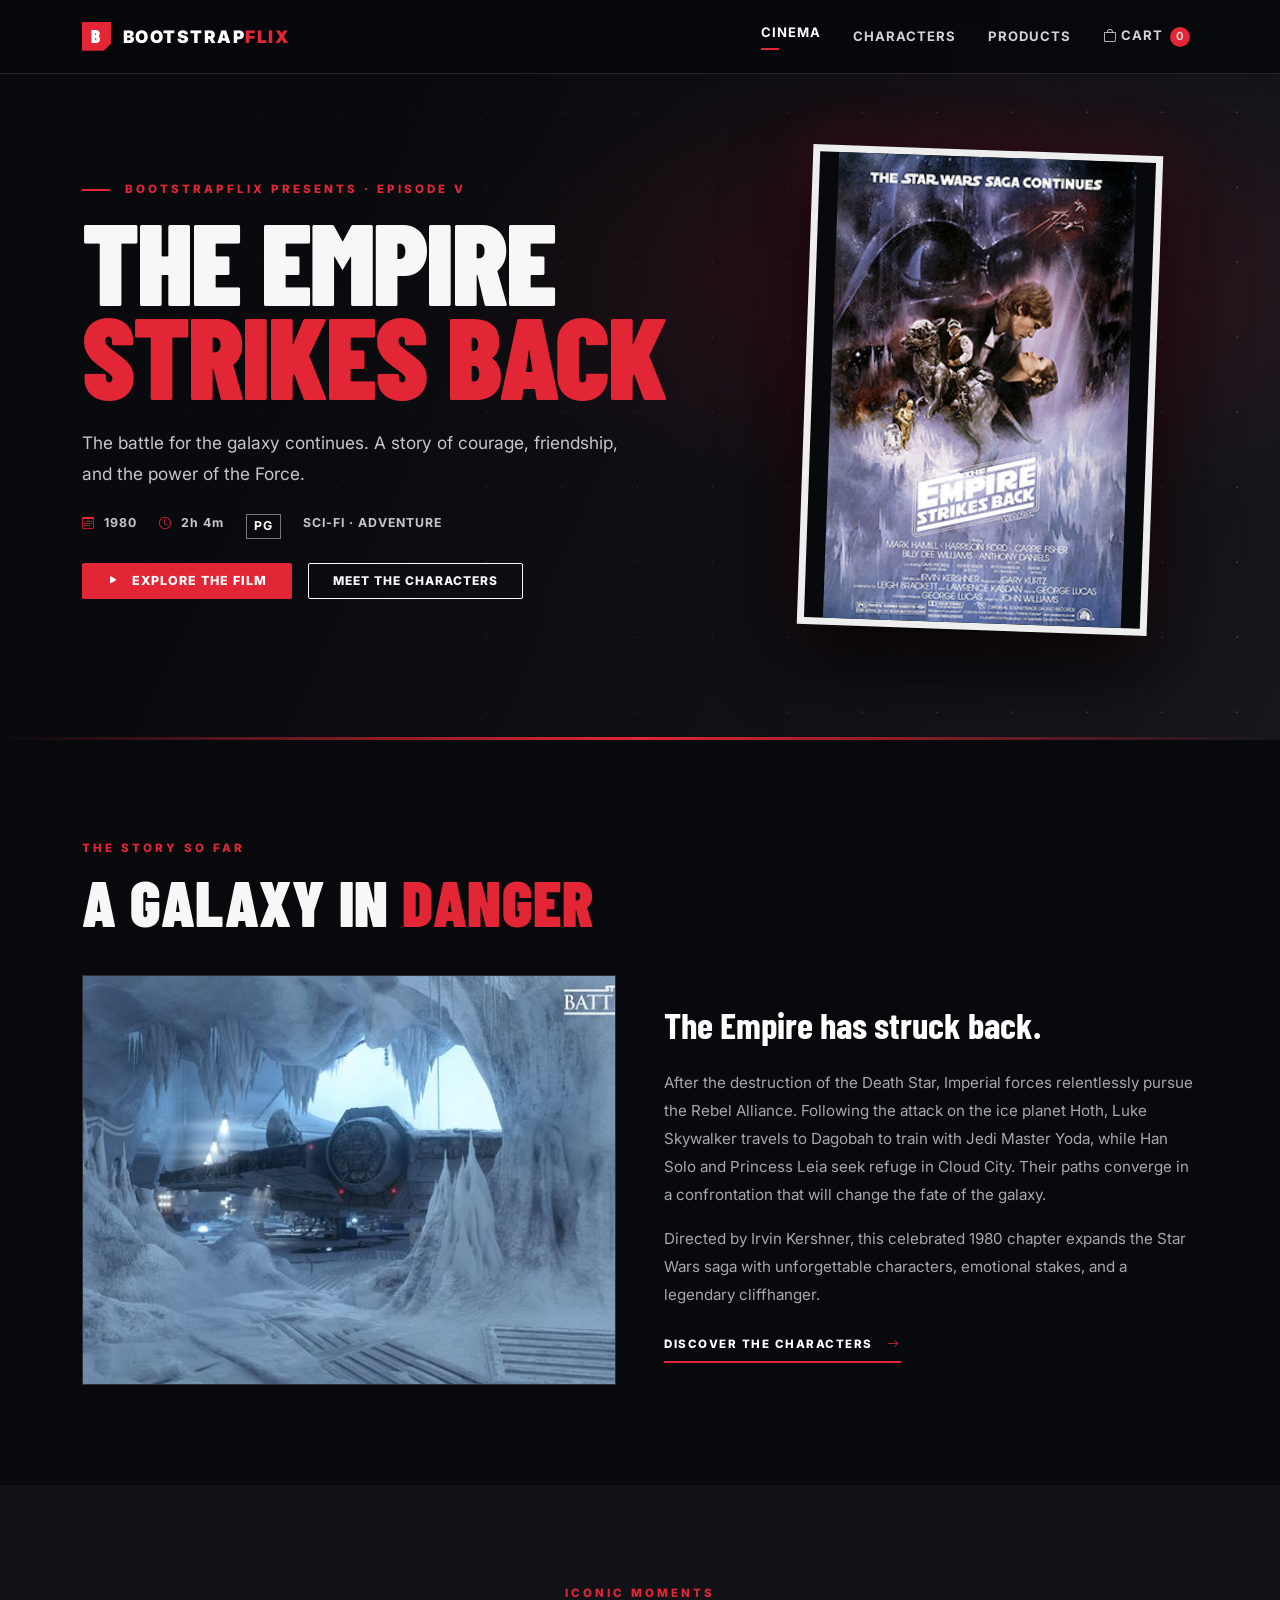
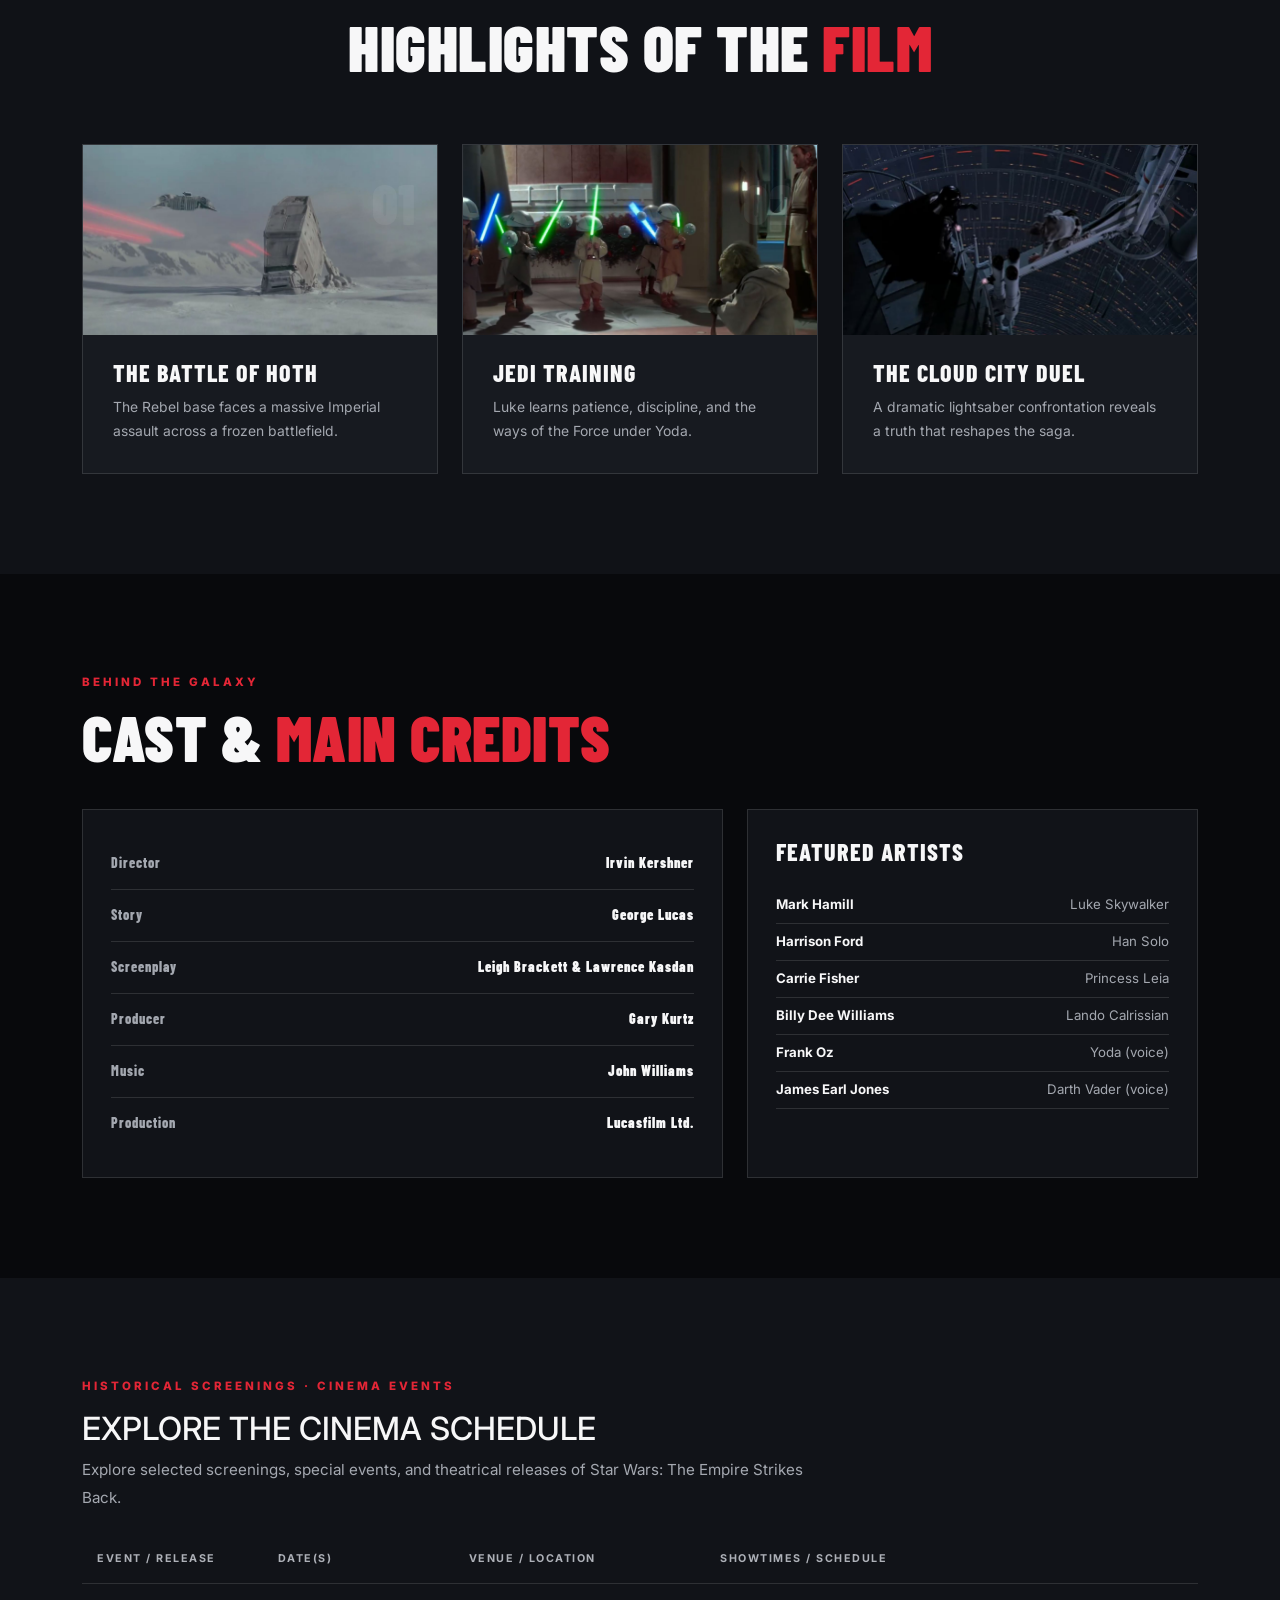
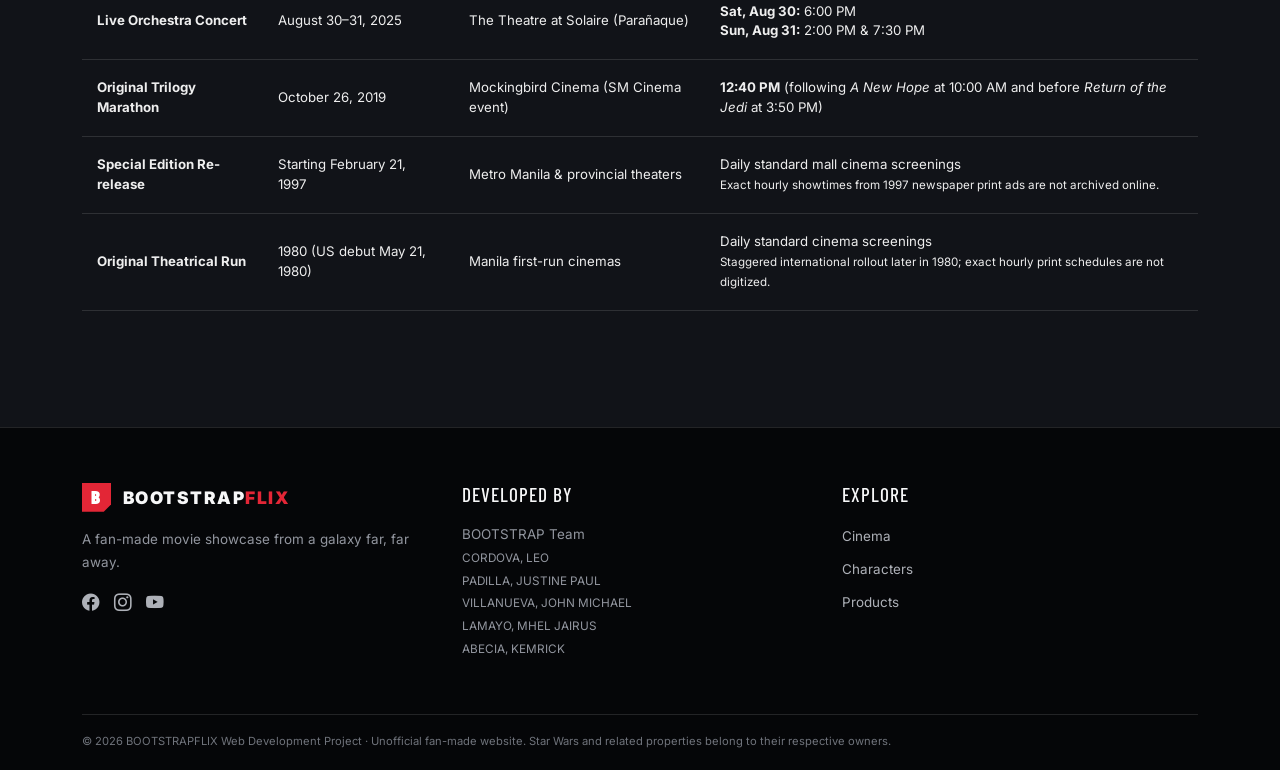
<file: index.html>
<!DOCTYPE html>
<html lang="en">

<head>
    <meta charset="utf-8">
    <meta name="viewport" content="width=device-width, initial-scale=1">

    <meta name="description" content="A fan-made movie feature site celebrating Star Wars: The Empire Strikes Back.">

    <title>The Empire Strikes Back | BOOTSTRAPFLIX</title>

    <!-- Bootstrap CSS -->
    <link href="https://cdn.jsdelivr.net/npm/bootstrap@5.3.8/dist/css/bootstrap.min.css" rel="stylesheet">

    <!-- Bootstrap Icons -->
    <link rel="stylesheet" href="https://cdn.jsdelivr.net/npm/bootstrap-icons@1.11.3/font/bootstrap-icons.min.css">

    <!-- Custom CSS -->
    <link rel="stylesheet" href="rsc/css/style.css">
</head>

<body>

    <!-- Navigation Bar -->
    <nav class="navbar navbar-expand-lg navbar-dark fixed-top site-nav">
        <div class="container">

            <a class="navbar-brand brand-mark" href="index.html">
                <span class="brand-symbol">B</span> BOOTSTRAP<span>FLIX</span>
            </a>

            <button
                class="navbar-toggler"
                type="button"
                data-bs-toggle="collapse"
                data-bs-target="#mainNav"
                aria-controls="mainNav"
                aria-expanded="false"
                aria-label="Toggle navigation">

                <span class="navbar-toggler-icon"></span>
            </button>

            <div class="collapse navbar-collapse" id="mainNav">
                <ul class="navbar-nav ms-auto align-items-lg-center gap-lg-3">

                    <li class="nav-item">
                        <a class="nav-link active" href="index.html#cinema">Cinema</a>
                    </li>

                    <li class="nav-item">
                        <a class="nav-link" href="Pages/characters.html">Characters</a>
                    </li>

                    <li class="nav-item">
                        <a class="nav-link" href="Pages/products.html">Products</a>
                    </li>

                    <li class="nav-item">
                        <a class="nav-link cart-nav" href="Pages/products.html">
                            <i class="bi bi-bag"></i>
                            Cart
                            <span class="cart-count">0</span>
                        </a>
                    </li>

                </ul>
            </div>

        </div>
    </nav>


    <!-- Hero Section -->
    <header class="hero-section">

        <div class="hero-stars"></div>

        <div class="container hero-content">
            <div class="row align-items-center g-5">

                <!-- Hero Text -->
                <div class="col-lg-7">

                    <p class="eyebrow">
                        <span></span>
                        BOOTSTRAPFLIX PRESENTS · EPISODE V
                    </p>

                    <h1 class="hero-title">
                        THE EMPIRE<br>
                        <span>STRIKES BACK</span>
                    </h1>

                    <p class="hero-copy">
                        The battle for the galaxy continues. A story of courage,
                        friendship, and the power of the Force.
                    </p>

                    <div class="hero-meta">

                        <span>
                            <i class="bi bi-calendar3"></i> 1980
                        </span>

                        <span>
                            <i class="bi bi-clock"></i> 2h 4m
                        </span>

                        <span class="rating">PG</span>

                        <span>SCI-FI · ADVENTURE</span>

                    </div>

                    <div class="d-flex flex-wrap gap-3 mt-4">

                        <a href="#story" class="btn btn-danger btn-lg px-4">
                            <i class="bi bi-play-fill me-2"></i>
                            EXPLORE THE FILM
                        </a>

                        <a href="Pages/characters.html" class="btn btn-outline-light btn-lg px-4">
                            MEET THE CHARACTERS
                        </a>

                    </div>

                </div>


                <!-- Hero Poster Image -->
                <div class="col-lg-5">

                    <div class="poster-frame">

                        <img
                            src="media/img/poster.jpg"
                            alt="The Empire Strikes Back Movie Poster"
                            class="poster-image"
                        >

                    </div>

                </div>

            </div>
        </div>

        <div class="hero-bottom-line"></div>

    </header>

    <!-- Main Content -->
    <main>
        <!-- Story Section -->
        <section class="section-pad" id="story">

            <div class="container">

                <div class="section-heading">

                    <p class="eyebrow">THE STORY SO FAR</p>

                    <h2>A GALAXY IN <span>DANGER</span></h2>

                </div>

                <div class="row g-5 align-items-center">

                    <!-- Story Image -->
                    <div class="col-lg-6">

                        <div class="story-art">

                            <img
                                src="media/img/hoth.jpg"
                                alt="Planet Hoth - Rebel Base"
                                class="story-image"
                            >

                        </div>

                    </div>


                    <!-- Story Description -->
                    <div class="col-lg-6">

                        <p class="lead-copy">
                            The Empire has struck back.
                        </p>

                        <p class="body-copy">
                            After the destruction of the Death Star, Imperial
                            forces relentlessly pursue the Rebel Alliance.
                            Following the attack on the ice planet Hoth, Luke
                            Skywalker travels to Dagobah to train with Jedi
                            Master Yoda, while Han Solo and Princess Leia seek
                            refuge in Cloud City. Their paths converge in a
                            confrontation that will change the fate of the galaxy.
                        </p>

                        <p class="body-copy">
                            Directed by Irvin Kershner, this celebrated 1980
                            chapter expands the Star Wars saga with unforgettable
                            characters, emotional stakes, and a legendary cliffhanger.
                        </p>

                        <a class="text-link" href="Pages/characters.html">
                            DISCOVER THE CHARACTERS
                            <i class="bi bi-arrow-right"></i>
                        </a>

                    </div>

                </div>

            </div>

        </section>


        <!-- Highlights Section -->
        <section class="highlights-section section-pad">

            <div class="container">

                <div class="section-heading text-center">

                    <p class="eyebrow">ICONIC MOMENTS</p>

                    <h2>HIGHLIGHTS OF THE <span>FILM</span></h2>

                </div>

                <div class="row g-4 mt-2">

                    <!-- Highlight 1 -->
                    <div class="col-md-4">

                        <article class="highlight-card">

                            <div class="highlight-number">01</div>

                            <img
                                src="media/img/battleofhoth.JPG"
                                alt="Battle of Hoth"
                                class="highlight-image"
                            >

                            <h3>THE BATTLE OF HOTH</h3>

                            <p>
                                The Rebel base faces a massive Imperial assault
                                across a frozen battlefield.
                            </p>

                        </article>

                    </div>


                    <!-- Highlight 2 -->
                    <div class="col-md-4">

                        <article class="highlight-card">

                            <div class="highlight-number">02</div>

                            <img
                                src="media/img/jeditraining.JPG"
                                alt="Jedi Training"
                                class="highlight-image"
                            >

                            <h3>JEDI TRAINING</h3>

                            <p>
                                Luke learns patience, discipline, and the ways
                                of the Force under Yoda.
                            </p>

                        </article>

                    </div>


                    <!-- Highlight 3 -->
                    <div class="col-md-4">

                        <article class="highlight-card">

                            <div class="highlight-number">03</div>

                            <img
                                src="media/img/cloudduel.JPG"
                                alt="The Cloud City Duel"
                                class="highlight-image"
                            >

                            <h3>THE CLOUD CITY DUEL</h3>

                            <p>
                                A dramatic lightsaber confrontation reveals a
                                truth that reshapes the saga.
                            </p>

                        </article>

                    </div>

                </div>

            </div>

        </section>


        <!-- Cast and Credits Section -->
        <section class="section-pad credits-section">

            <div class="container">

                <div class="section-heading">

                    <p class="eyebrow">BEHIND THE GALAXY</p>

                    <h2>CAST & <span>MAIN CREDITS</span></h2>

                </div>

                <div class="row g-4">

                    <!-- Main Credits -->
                    <div class="col-lg-7">

                        <div class="credits-panel">

                            <div class="credit-row">
                                <span>Director</span>
                                <strong>Irvin Kershner</strong>
                            </div>

                            <div class="credit-row">
                                <span>Story</span>
                                <strong>George Lucas</strong>
                            </div>

                            <div class="credit-row">
                                <span>Screenplay</span>
                                <strong>Leigh Brackett & Lawrence Kasdan</strong>
                            </div>

                            <div class="credit-row">
                                <span>Producer</span>
                                <strong>Gary Kurtz</strong>
                            </div>

                            <div class="credit-row">
                                <span>Music</span>
                                <strong>John Williams</strong>
                            </div>

                            <div class="credit-row">
                                <span>Production</span>
                                <strong>Lucasfilm Ltd.</strong>
                            </div>

                        </div>

                    </div>


                    <!-- Featured Artists -->
                    <div class="col-lg-5">

                        <div class="cast-panel">

                            <h3>FEATURED ARTISTS</h3>

                            <p>
                                <strong>Mark Hamill</strong>
                                <span>Luke Skywalker</span>
                            </p>

                            <p>
                                <strong>Harrison Ford</strong>
                                <span>Han Solo</span>
                            </p>

                            <p>
                                <strong>Carrie Fisher</strong>
                                <span>Princess Leia</span>
                            </p>

                            <p>
                                <strong>Billy Dee Williams</strong>
                                <span>Lando Calrissian</span>
                            </p>

                            <p>
                                <strong>Frank Oz</strong>
                                <span>Yoda (voice)</span>
                            </p>

                            <p>
                                <strong>James Earl Jones</strong>
                                <span>Darth Vader (voice)</span>
                            </p>

                        </div>

                    </div>

                </div>

            </div>

        </section>


        <!-- Cinema Schedule -->
        <section class="cinema-section section-pad" id="cinema">

            <div class="container">

                <div class="row align-items-end g-3">

                    <div class="col-md-8">

                        <p class="eyebrow">
                            HISTORICAL SCREENINGS · CINEMA EVENTS
                        </p>

                        <h2>EXPLORE THE <span>CINEMA SCHEDULE</span></h2>

                        <p class="body-copy mb-0">
                            Explore selected screenings, special events, and
                            theatrical releases of Star Wars: The Empire Strikes Back.
                        </p>

                    </div>
                </div>


                <!-- Cinema Schedule Table -->
                <div class="table-responsive mt-4">

                    <table class="table cinema-table">

                        <thead>

                            <tr>
                                <th>EVENT / RELEASE</th>
                                <th>DATE(S)</th>
                                <th>VENUE / LOCATION</th>
                                <th>SHOWTIMES / SCHEDULE</th>
                            </tr>

                        </thead>

                        <tbody>

                            <!-- Live Orchestra Concert -->
                            <tr>
                                <td>
                                    <strong>Live Orchestra Concert</strong>
                                </td>

                                <td>
                                    August 30–31, 2025
                                </td>

                                <td>
                                    <a
                                        href="https://www.google.com/search?kgmid=%2Fg%2F11c53gmg34"
                                        target="_blank"
                                        rel="noopener noreferrer">
                                        The Theatre at Solaire
                                    </a>
                                    (Parañaque)
                                </td>

                                <td>
                                    <strong>Sat, Aug 30:</strong> 6:00 PM<br>
                                    <strong>Sun, Aug 31:</strong> 2:00 PM & 7:30 PM
                                </td>
                            </tr>


                            <!-- Original Trilogy Marathon -->
                            <tr>
                                <td>
                                    <strong>Original Trilogy Marathon</strong>
                                </td>

                                <td>
                                    October 26, 2019
                                </td>

                                <td>
                                    <a
                                        href="https://www.google.com/search?kgmid=%2Fg%2F11b6_zzslw"
                                        target="_blank"
                                        rel="noopener noreferrer">
                                        Mockingbird Cinema
                                    </a>
                                    (SM Cinema event)
                                </td>

                                <td>
                                    <strong>12:40 PM</strong>
                                    (following <em>A New Hope</em> at 10:00 AM
                                    and before <em>Return of the Jedi</em> at 3:50 PM)
                                </td>
                            </tr>


                            <!-- Special Edition Re-release -->
                            <tr>
                                <td>
                                    <strong>Special Edition Re-release</strong>
                                </td>

                                <td>
                                    Starting February 21, 1997
                                </td>

                                <td>
                                    Metro Manila & provincial theaters
                                </td>

                                <td>
                                    Daily standard mall cinema screenings
                                    <br>
                                    <small>
                                        Exact hourly showtimes from 1997 newspaper
                                        print ads are not archived online.
                                    </small>
                                </td>
                            </tr>


                            <!-- Original Theatrical Run -->
                            <tr>
                                <td>
                                    <strong>Original Theatrical Run</strong>
                                </td>

                                <td>
                                    1980 (US debut May 21, 1980)
                                </td>

                                <td>
                                    Manila first-run cinemas
                                </td>

                                <td>
                                    Daily standard cinema screenings
                                    <br>
                                    <small>
                                        Staggered international rollout later in 1980;
                                        exact hourly print schedules are not digitized.
                                    </small>
                                </td>
                            </tr>

                        </tbody>

                    </table>

                </div>

            </div>

        </section>

    </main>


    <!-- Footer -->
    <footer class="site-footer">

        <div class="container">

            <div class="row g-4">

                <!-- Website Branding -->
                <div class="col-md-4">

                    <a class="navbar-brand brand-mark" href="index.html">
                        <span class="brand-symbol">B</span>
                        BOOTSTRAP<span>FLIX</span>
                    </a>

                    <p class="footer-muted mt-3">
                        A fan-made movie showcase from a galaxy far, far away.
                    </p>

                    <div class="social-links">

                        <a href="#" aria-label="Facebook">
                            <i class="bi bi-facebook"></i>
                        </a>

                        <a href="#" aria-label="Instagram">
                            <i class="bi bi-instagram"></i>
                        </a>

                        <a href="#" aria-label="YouTube">
                            <i class="bi bi-youtube"></i>
                        </a>

                    </div>

                </div>


                <!-- Developers -->
                <div class="col-md-4">

                    <h4>DEVELOPED BY</h4>

                    <p class="footer-muted">
                        BOOTSTRAP Team<br>

                        <span class="small">
                            CORDOVA, LEO <br>
                            PADILLA, JUSTINE PAUL <br>
                            VILLANUEVA, JOHN MICHAEL <br>
                            LAMAYO, MHEL JAIRUS <br>
                            ABECIA, KEMRICK
                        </span>
                    </p>

                </div>


                <!-- Footer Navigation -->
                <div class="col-md-4">

                    <h4>EXPLORE</h4>

                    <ul class="footer-links">

                        <li>
                            <a href="index.html#cinema">Cinema</a>
                        </li>

                        <li>
                            <a href="Pages/characters.html">Characters</a>
                        </li>

                        <li>
                            <a href="Pages/products.html">Products</a>
                        </li>

                    </ul>

                </div>

            </div>


            <!-- Copyright -->
            <div class="footer-bottom">

                © 2026 BOOTSTRAPFLIX Web Development Project · Unofficial fan-made website.
                Star Wars and related properties belong to their respective owners.

            </div>

        </div>

    </footer>


    <!-- JavaScript -->

    <!-- Bootstrap JS -->
    <script src="https://cdn.jsdelivr.net/npm/bootstrap@5.3.8/dist/js/bootstrap.bundle.min.js"></script>

    <!-- Custom JavaScript -->
    <script src="rsc/js/script.js"></script>

</body>

</html>
</file>
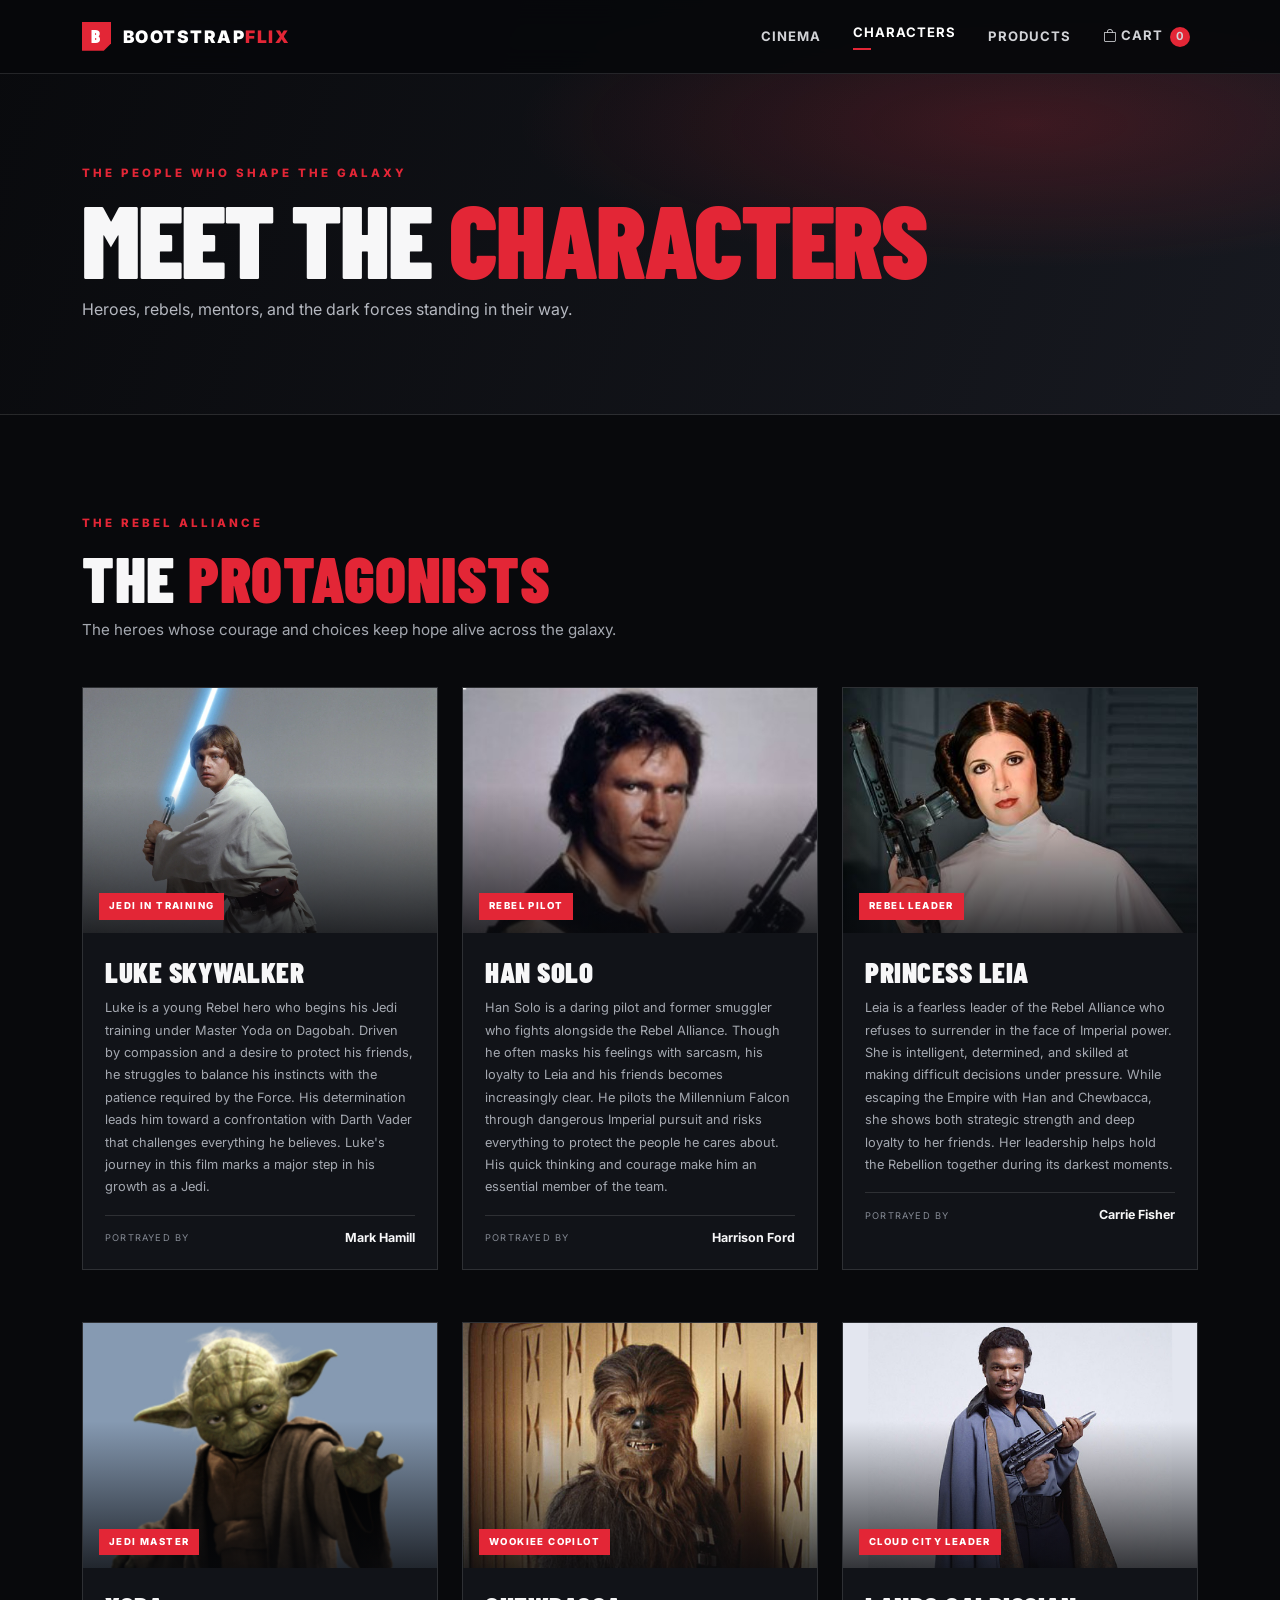
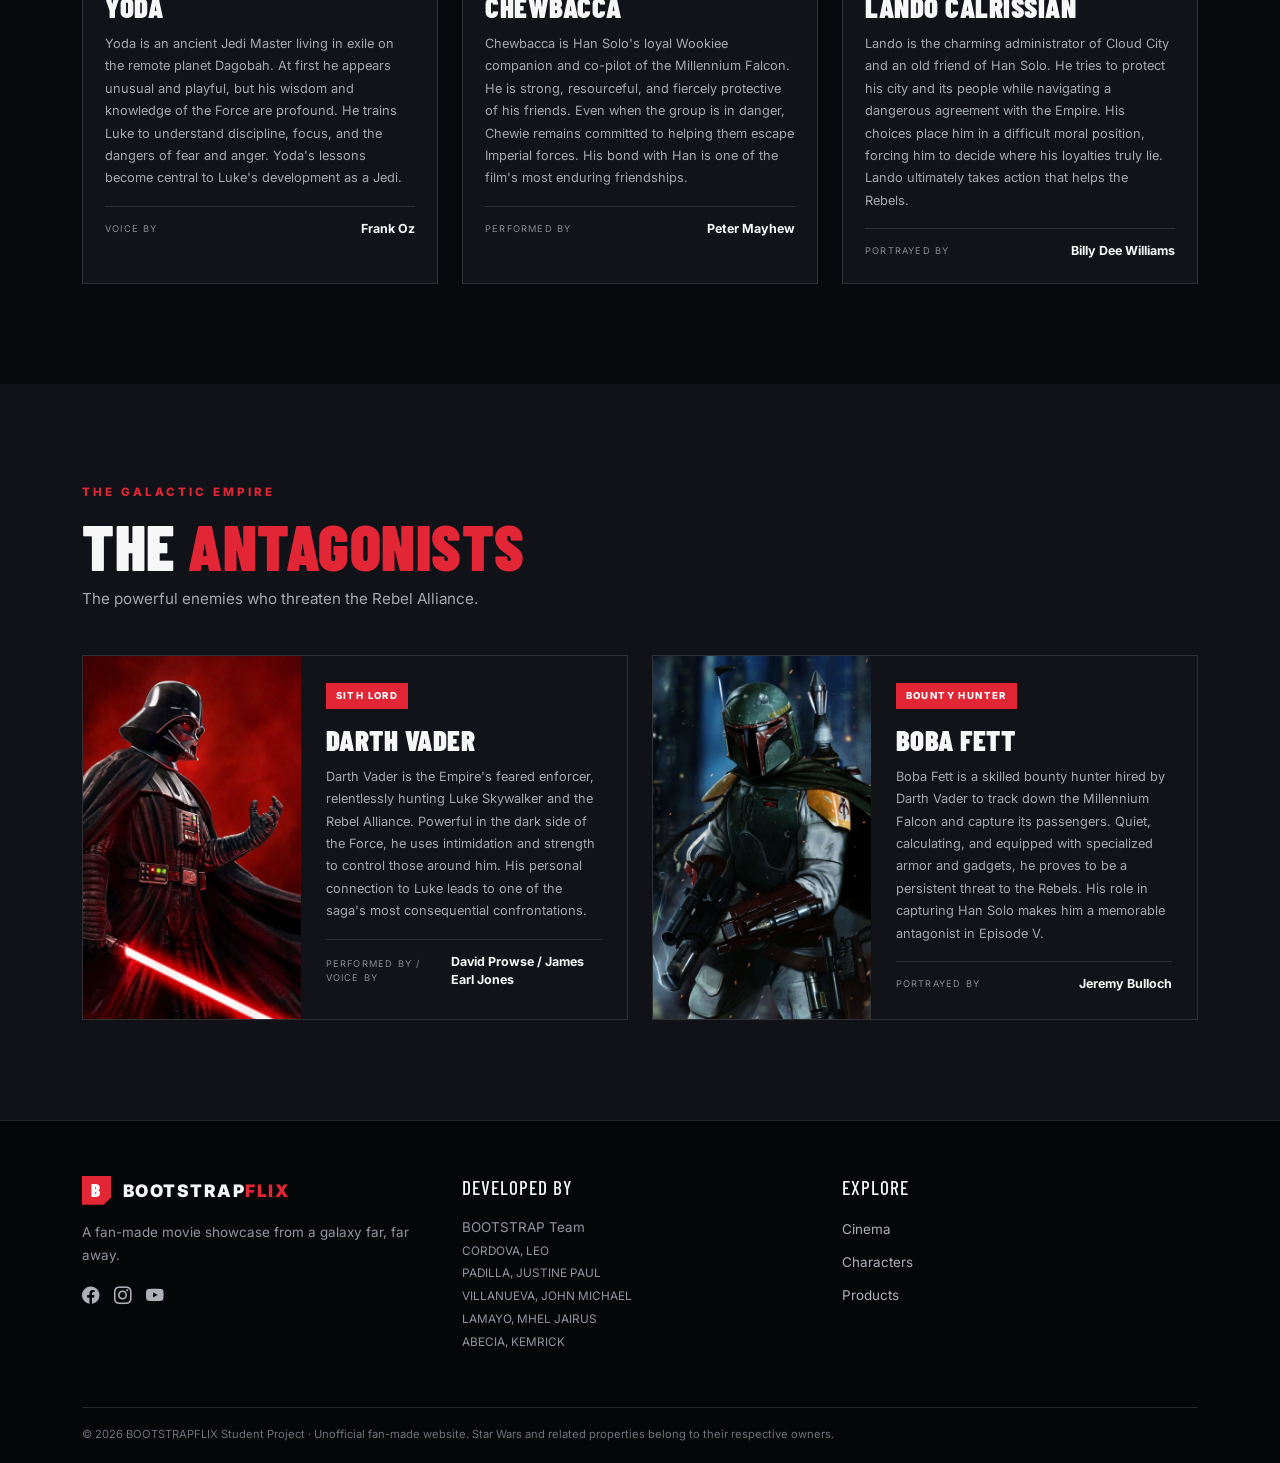
<file: Pages/characters.html>
<!doctype html>
<html lang="en">

<head>
    <meta charset="utf-8">
    <meta name="viewport" content="width=device-width, initial-scale=1">
    <meta name="description" content="Meet the heroes and villains of Star Wars: The Empire Strikes Back.">

    <title>Characters | The Empire Strikes Back</title>

    <link href="https://cdn.jsdelivr.net/npm/bootstrap@5.3.8/dist/css/bootstrap.min.css" rel="stylesheet">
    <link rel="stylesheet" href="https://cdn.jsdelivr.net/npm/bootstrap-icons@1.11.3/font/bootstrap-icons.min.css">
    <link rel="stylesheet" href="../rsc/css/style.css">
</head>

<body>

    <!-- Navigation Bar -->
    <nav class="navbar navbar-expand-lg navbar-dark fixed-top site-nav">
        <div class="container">

            <a class="navbar-brand brand-mark" href="../index.html">
                <span class="brand-symbol">B</span> BOOTSTRAP<span>FLIX</span>
            </a>

            <button
                class="navbar-toggler"
                type="button"
                data-bs-toggle="collapse"
                data-bs-target="#mainNav"
                aria-controls="mainNav"
                aria-expanded="false"
                aria-label="Toggle navigation">
                <span class="navbar-toggler-icon"></span>
            </button>

            <div class="collapse navbar-collapse" id="mainNav">
                <ul class="navbar-nav ms-auto align-items-lg-center gap-lg-3">

                    <li class="nav-item">
                        <a class="nav-link" href="../index.html#cinema">Cinema</a>
                    </li>

                    <li class="nav-item">
                        <a class="nav-link active" href="characters.html">Characters</a>
                    </li>

                    <li class="nav-item">
                        <a class="nav-link" href="products.html">Products</a>
                    </li>

                    <li class="nav-item">
                        <a class="nav-link cart-nav" href="products.html">
                            <i class="bi bi-bag"></i> Cart
                            <span class="cart-count">0</span>
                        </a>
                    </li>

                </ul>
            </div>
        </div>
    </nav>

    <!-- Page Header -->
    <header class="page-hero">
        <div class="container">
            <p class="eyebrow">THE PEOPLE WHO SHAPE THE GALAXY</p>

            <h1>MEET THE <span>CHARACTERS</span></h1>

            <p>Heroes, rebels, mentors, and the dark forces standing in their way.</p>
        </div>
    </header>

    <main>

        <!-- Protagonists Section -->
        <section class="section-pad">
            <div class="container">

                <div class="section-heading">
                    <p class="eyebrow">THE REBEL ALLIANCE</p>

                    <h2>THE <span>PROTAGONISTS</span></h2>

                    <p class="body-copy">
                        The heroes whose courage and choices keep hope alive across the galaxy.
                    </p>
                </div>

                <div class="row g-4 character-grid">

                    <!-- Luke Skywalker -->
                    <article class="col-md-6 col-lg-4">
                        <div class="character-card">

                            <div class="character-image">
                                <img
                                    src="../media/img/luke.jpg"
                                    alt="Luke Skywalker"
                                    loading="lazy">

                                <span class="role-tag">JEDI IN TRAINING</span>
                            </div>

                            <div class="character-info">
                                <h3>LUKE SKYWALKER</h3>

                                <p>
                                    Luke is a young Rebel hero who begins his Jedi training under Master Yoda on Dagobah.
                                    Driven by compassion and a desire to protect his friends, he struggles to balance his
                                    instincts with the patience required by the Force. His determination leads him toward
                                    a confrontation with Darth Vader that challenges everything he believes. Luke's journey
                                    in this film marks a major step in his growth as a Jedi.
                                </p>

                                <div class="voice-line">
                                    <span>PORTRAYED BY</span>
                                    <strong>Mark Hamill</strong>
                                </div>
                            </div>

                        </div>
                    </article>

                    <!-- Han Solo -->
                    <article class="col-md-6 col-lg-4">
                        <div class="character-card">

                            <div class="character-image">
                                <img
                                    src="../media/img/hansolo.jpg"
                                    alt="Han Solo"
                                    loading="lazy">

                                <span class="role-tag">REBEL PILOT</span>
                            </div>

                            <div class="character-info">
                                <h3>HAN SOLO</h3>

                                <p>
                                    Han Solo is a daring pilot and former smuggler who fights alongside the Rebel Alliance.
                                    Though he often masks his feelings with sarcasm, his loyalty to Leia and his friends
                                    becomes increasingly clear. He pilots the Millennium Falcon through dangerous Imperial
                                    pursuit and risks everything to protect the people he cares about. His quick thinking
                                    and courage make him an essential member of the team.
                                </p>

                                <div class="voice-line">
                                    <span>PORTRAYED BY</span>
                                    <strong>Harrison Ford</strong>
                                </div>
                            </div>

                        </div>
                    </article>

                    <!-- Princess Leia -->
                    <article class="col-md-6 col-lg-4">
                        <div class="character-card">

                            <div class="character-image">
                                <img
                                    src="../media/img/pleia.jpg"
                                    alt="Princess Leia"
                                    loading="lazy">

                                <span class="role-tag">REBEL LEADER</span>
                            </div>

                            <div class="character-info">
                                <h3>PRINCESS LEIA</h3>

                                <p>
                                    Leia is a fearless leader of the Rebel Alliance who refuses to surrender in the face
                                    of Imperial power. She is intelligent, determined, and skilled at making difficult
                                    decisions under pressure. While escaping the Empire with Han and Chewbacca, she shows
                                    both strategic strength and deep loyalty to her friends. Her leadership helps hold
                                    the Rebellion together during its darkest moments.
                                </p>

                                <div class="voice-line">
                                    <span>PORTRAYED BY</span>
                                    <strong>Carrie Fisher</strong>
                                </div>
                            </div>

                        </div>
                    </article>

                    <!-- Yoda -->
                    <article class="col-md-6 col-lg-4">
                        <div class="character-card">

                            <div class="character-image">
                                <img
                                    src="../media/img/yoda.jpg"
                                    alt="Yoda"
                                    loading="lazy">

                                <span class="role-tag">JEDI MASTER</span>
                            </div>

                            <div class="character-info">
                                <h3>YODA</h3>

                                <p>
                                    Yoda is an ancient Jedi Master living in exile on the remote planet Dagobah. At first
                                    he appears unusual and playful, but his wisdom and knowledge of the Force are profound.
                                    He trains Luke to understand discipline, focus, and the dangers of fear and anger.
                                    Yoda's lessons become central to Luke's development as a Jedi.
                                </p>

                                <div class="voice-line">
                                    <span>VOICE BY</span>
                                    <strong>Frank Oz</strong>
                                </div>
                            </div>

                        </div>
                    </article>

                    <!-- Chewbacca -->
                    <article class="col-md-6 col-lg-4">
                        <div class="character-card">

                            <div class="character-image">
                                <img
                                    src="../media/img/chewba.jpg"
                                    alt="Chewbacca"
                                    loading="lazy">

                                <span class="role-tag">WOOKIEE COPILOT</span>
                            </div>

                            <div class="character-info">
                                <h3>CHEWBACCA</h3>

                                <p>
                                    Chewbacca is Han Solo's loyal Wookiee companion and co-pilot of the Millennium Falcon.
                                    He is strong, resourceful, and fiercely protective of his friends. Even when the group
                                    is in danger, Chewie remains committed to helping them escape Imperial forces. His bond
                                    with Han is one of the film's most enduring friendships.
                                </p>

                                <div class="voice-line">
                                    <span>PERFORMED BY</span>
                                    <strong>Peter Mayhew</strong>
                                </div>
                            </div>

                        </div>
                    </article>

                    <!-- Lando Calrissian -->
                    <article class="col-md-6 col-lg-4">
                        <div class="character-card">

                            <div class="character-image">
                                <img
                                    src="../media/img/lando.jpg"
                                    alt="Lando Calrissian"
                                    loading="lazy">

                                <span class="role-tag">CLOUD CITY LEADER</span>
                            </div>

                            <div class="character-info">
                                <h3>LANDO CALRISSIAN</h3>

                                <p>
                                    Lando is the charming administrator of Cloud City and an old friend of Han Solo.
                                    He tries to protect his city and its people while navigating a dangerous agreement
                                    with the Empire. His choices place him in a difficult moral position, forcing him
                                    to decide where his loyalties truly lie. Lando ultimately takes action that helps
                                    the Rebels.
                                </p>

                                <div class="voice-line">
                                    <span>PORTRAYED BY</span>
                                    <strong>Billy Dee Williams</strong>
                                </div>
                            </div>

                        </div>
                    </article>

                </div>
            </div>
        </section>

        <!-- Antagonists Section -->
        <section class="villain-section section-pad">
            <div class="container">

                <div class="section-heading">
                    <p class="eyebrow">THE GALACTIC EMPIRE</p>

                    <h2>THE <span>ANTAGONISTS</span></h2>

                    <p class="body-copy">
                        The powerful enemies who threaten the Rebel Alliance.
                    </p>
                </div>

                <div class="row g-4">

                    <!-- Darth Vader -->
                    <article class="col-md-6">
                        <div class="villain-card">

                            <div class="villain-image">
                                <img
                                    src="../media/img/darth.jpg"
                                    alt="Darth Vader"
                                    loading="lazy">
                            </div>

                            <div class="villain-info">
                                <span class="role-tag">SITH LORD</span>

                                <h3>DARTH VADER</h3>

                                <p>
                                    Darth Vader is the Empire's feared enforcer, relentlessly hunting Luke Skywalker
                                    and the Rebel Alliance. Powerful in the dark side of the Force, he uses intimidation
                                    and strength to control those around him. His personal connection to Luke leads to
                                    one of the saga's most consequential confrontations.
                                </p>

                                <div class="voice-line">
                                    <span>PERFORMED BY / VOICE BY</span>
                                    <strong>David Prowse / James Earl Jones</strong>
                                </div>
                            </div>

                        </div>
                    </article>

                    <!-- Boba Fett -->
                    <article class="col-md-6">
                        <div class="villain-card">

                            <div class="villain-image">
                                <img
                                    src="../media/img/boba.jpg"
                                    alt="Boba Fett"
                                    loading="lazy">
                            </div>

                            <div class="villain-info">
                                <span class="role-tag">BOUNTY HUNTER</span>

                                <h3>BOBA FETT</h3>

                                <p>
                                    Boba Fett is a skilled bounty hunter hired by Darth Vader to track down the
                                    Millennium Falcon and capture its passengers. Quiet, calculating, and equipped
                                    with specialized armor and gadgets, he proves to be a persistent threat to the
                                    Rebels. His role in capturing Han Solo makes him a memorable antagonist in Episode V.
                                </p>

                                <div class="voice-line">
                                    <span>PORTRAYED BY</span>
                                    <strong>Jeremy Bulloch</strong>
                                </div>
                            </div>

                        </div>
                    </article>

                </div>
            </div>
        </section>

    </main>

    <!-- Footer -->
    <footer class="site-footer">
        <div class="container">

            <div class="row g-4">

                <div class="col-md-4">
                    <a class="navbar-brand brand-mark" href="../index.html">
                        <span class="brand-symbol">B</span> BOOTSTRAP<span>FLIX</span>
                    </a>

                    <p class="footer-muted mt-3">
                        A fan-made movie showcase from a galaxy far, far away.
                    </p>

                    <div class="social-links">
                        <a href="#"><i class="bi bi-facebook"></i></a>
                        <a href="#"><i class="bi bi-instagram"></i></a>
                        <a href="#"><i class="bi bi-youtube"></i></a>
                    </div>
                </div>

                <div class="col-md-4">
                    <h4>DEVELOPED BY</h4>

                    <p class="footer-muted">
                        BOOTSTRAP Team<br>
                        <span class="small">
                            CORDOVA, LEO <br>
                            PADILLA, JUSTINE PAUL <br>
                            VILLANUEVA, JOHN MICHAEL <br>
                            LAMAYO, MHEL JAIRUS <br>
                            ABECIA, KEMRICK
                        </span>
                    </p>
                </div>

                <div class="col-md-4">
                    <h4>EXPLORE</h4>

                    <ul class="footer-links">
                        <li><a href="../index.html#cinema">Cinema</a></li>
                        <li><a href="characters.html">Characters</a></li>
                        <li><a href="products.html">Products</a></li>
                    </ul>
                </div>

            </div>

            <div class="footer-bottom">
                © 2026 BOOTSTRAPFLIX Student Project · Unofficial fan-made website.
                Star Wars and related properties belong to their respective owners.
            </div>

        </div>
    </footer>

    <!-- Bootstrap JavaScript -->
    <script src="https://cdn.jsdelivr.net/npm/bootstrap@5.3.8/dist/js/bootstrap.bundle.min.js"></script>

    <!-- Custom JavaScript -->
    <script src="../rsc/js/script.js"></script>

</body>
</html>
</file>
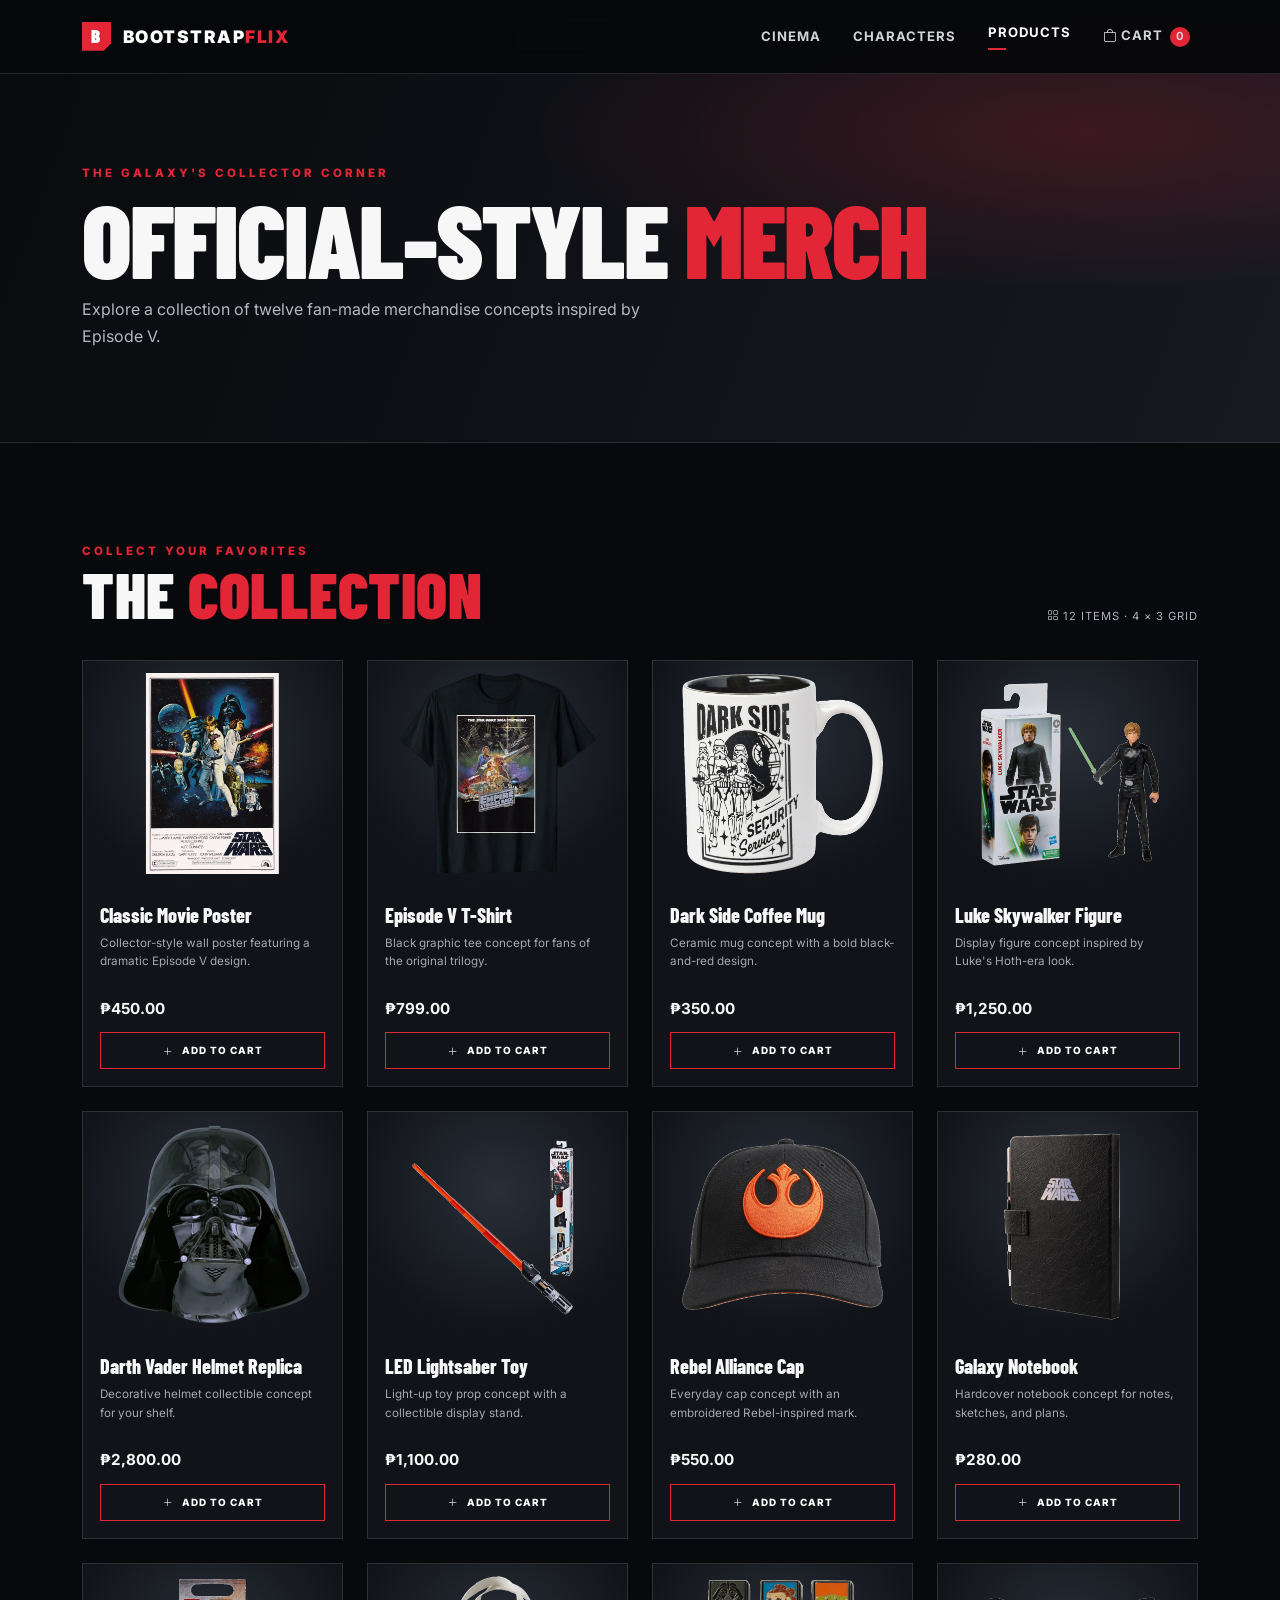
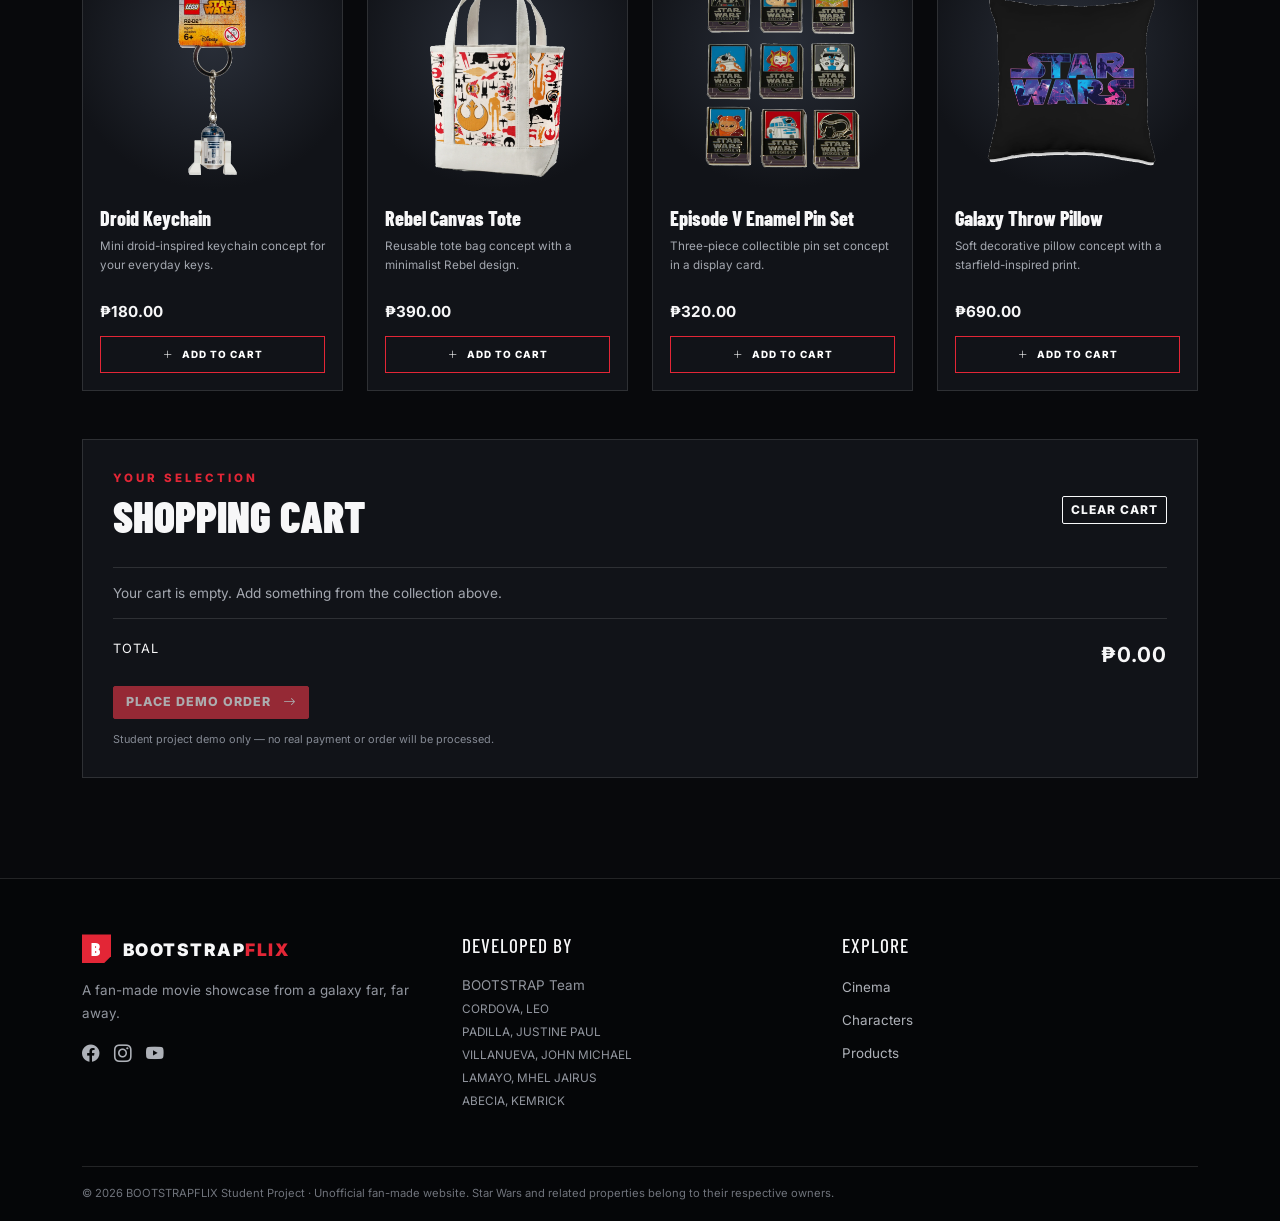
<file: Pages/products.html>
<!doctype html>
<html lang="en">

<head>
    <meta charset="utf-8">
    <meta name="viewport" content="width=device-width, initial-scale=1">

    <meta
        name="description"
        content="Browse twelve fictional Star Wars: The Empire Strikes Back fan merchandise items."
    >

    <title>Products | The Empire Strikes Back - BOOTSTRAPFLIX</title>

    <!-- Bootstrap CSS -->
    <link
        href="https://cdn.jsdelivr.net/npm/bootstrap@5.3.8/dist/css/bootstrap.min.css"
        rel="stylesheet"
    >

    <!-- Bootstrap Icons -->
    <link
        rel="stylesheet"
        href="https://cdn.jsdelivr.net/npm/bootstrap-icons@1.11.3/font/bootstrap-icons.min.css"
    >

    <!-- Custom CSS -->
    <link rel="stylesheet" href="../rsc/css/style.css">

    <!-- Product Image CSS -->
    <style>
        /* Product image container */
        .product-art.product-photo {
            height: 225px;
            padding: 12px;
            display: flex;
            justify-content: center;
            align-items: center;
            overflow: hidden;
            background: radial-gradient(circle at 50% 35%, #292e38, #111318 75%);
        }

        /* Actual product images */
        .product-art.product-photo img {
            display: block;
            width: 100%;
            height: 100%;
            max-width: 100%;
            max-height: 100%;
            object-fit: contain;
            object-position: center;
            position: relative;
            z-index: 2;
            transition: transform .3s ease;
        }

        /* Remove the old decorative circle */
        .product-art.product-photo::before {
            display: none;
            content: none;
        }

        /* Image hover effect */
        .product-card:hover .product-art.product-photo img {
            transform: scale(1.06);
        }

        /* Mobile image size */
        @media (max-width: 767px) {
            .product-art.product-photo {
                height: 170px;
                padding: 8px;
            }
        }
    </style>
</head>

<body>

    <!-- Navigation Bar -->
    <nav class="navbar navbar-expand-lg navbar-dark fixed-top site-nav">
        <div class="container">

            <a class="navbar-brand brand-mark" href="../index.html">
                <span class="brand-symbol">B</span> BOOTSTRAP<span>FLIX</span>
            </a>

            <button
                class="navbar-toggler"
                type="button"
                data-bs-toggle="collapse"
                data-bs-target="#mainNav"
                aria-controls="mainNav"
                aria-expanded="false"
                aria-label="Toggle navigation"
            >
                <span class="navbar-toggler-icon"></span>
            </button>

            <div class="collapse navbar-collapse" id="mainNav">
                <ul class="navbar-nav ms-auto align-items-lg-center gap-lg-3">

                    <li class="nav-item">
                        <a class="nav-link" href="../index.html#cinema">Cinema</a>
                    </li>

                    <li class="nav-item">
                        <a class="nav-link" href="characters.html">Characters</a>
                    </li>

                    <li class="nav-item">
                        <a class="nav-link active" href="products.html">Products</a>
                    </li>

                    <li class="nav-item">
                        <a class="nav-link cart-nav" href="#cart">
                            <i class="bi bi-bag"></i>
                            Cart
                            <span class="cart-count">0</span>
                        </a>
                    </li>

                </ul>
            </div>

        </div>
    </nav>


    <!-- Page Hero -->
    <header class="page-hero products-hero">
        <div class="container">

            <p class="eyebrow">THE GALAXY'S COLLECTOR CORNER</p>

            <h1>OFFICIAL-STYLE <span>MERCH</span></h1>

            <p>
                Explore a collection of twelve fan-made merchandise
                concepts inspired by Episode V.
            </p>

        </div>
    </header>


    <!-- Main Content -->
    <main>

        <section class="section-pad">
            <div class="container">

                <!-- Shop Heading -->
                <div class="shop-toolbar">

                    <div>
                        <p class="eyebrow mb-1">COLLECT YOUR FAVORITES</p>
                        <h2>THE <span>COLLECTION</span></h2>
                    </div>

                    <div class="shop-count">
                        <i class="bi bi-grid"></i>
                        12 ITEMS · 4 × 3 GRID
                    </div>

                </div>


                <!-- Product Grid -->
                <div class="row g-4" id="productGrid">


                    <!-- Product 1: Classic Movie Poster -->
                    <div class="col-6 col-lg-3">
                        <article class="product-card">

                            <div class="product-art product-photo art-poster">
                                <img
                                    src="../media/products/poster.png"
                                    alt="Classic Star Wars Episode V movie poster"
                                    loading="lazy"
                                >
                            </div>

                            <div class="product-info">
                                <h3>Classic Movie Poster</h3>

                                <p>
                                    Collector-style wall poster featuring
                                    a dramatic Episode V design.
                                </p>

                                <div class="product-bottom">
                                    <strong>₱450.00</strong>

                                    <button
                                        class="btn-add"
                                        data-id="poster"
                                        data-name="Classic Movie Poster"
                                        data-price="450"
                                    >
                                        <i class="bi bi-plus-lg"></i>
                                        ADD TO CART
                                    </button>
                                </div>
                            </div>

                        </article>
                    </div>


                    <!-- Product 2: Episode V T-Shirt -->
                    <div class="col-6 col-lg-3">
                        <article class="product-card">

                            <div class="product-art product-photo art-shirt">
                                <img
                                    src="../media/products/EP5Tshirt.png"
                                    alt="Star Wars Episode V T-shirt"
                                    loading="lazy"
                                >
                            </div>

                            <div class="product-info">
                                <h3>Episode V T-Shirt</h3>

                                <p>
                                    Black graphic tee concept for fans
                                    of the original trilogy.
                                </p>

                                <div class="product-bottom">
                                    <strong>₱799.00</strong>

                                    <button
                                        class="btn-add"
                                        data-id="shirt"
                                        data-name="Episode V T-Shirt"
                                        data-price="799"
                                    >
                                        <i class="bi bi-plus-lg"></i>
                                        ADD TO CART
                                    </button>
                                </div>
                            </div>

                        </article>
                    </div>


                    <!-- Product 3: Dark Side Coffee Mug -->
                    <div class="col-6 col-lg-3">
                        <article class="product-card">

                            <div class="product-art product-photo art-mug">
                                <img
                                    src="../media/products/mug.png"
                                    alt="Dark Side Star Wars coffee mug"
                                    loading="lazy"
                                >
                            </div>

                            <div class="product-info">
                                <h3>Dark Side Coffee Mug</h3>

                                <p>
                                    Ceramic mug concept with a bold
                                    black-and-red design.
                                </p>

                                <div class="product-bottom">
                                    <strong>₱350.00</strong>

                                    <button
                                        class="btn-add"
                                        data-id="mug"
                                        data-name="Dark Side Coffee Mug"
                                        data-price="350"
                                    >
                                        <i class="bi bi-plus-lg"></i>
                                        ADD TO CART
                                    </button>
                                </div>
                            </div>

                        </article>
                    </div>


                    <!-- Product 4: Luke Skywalker Figure -->
                    <div class="col-6 col-lg-3">
                        <article class="product-card">

                            <div class="product-art product-photo art-figure">
                                <img
                                    src="../media/products/lukefigure.png"
                                    alt="Luke Skywalker collectible figure"
                                    loading="lazy"
                                >
                            </div>

                            <div class="product-info">
                                <h3>Luke Skywalker Figure</h3>

                                <p>
                                    Display figure concept inspired by
                                    Luke's Hoth-era look.
                                </p>

                                <div class="product-bottom">
                                    <strong>₱1,250.00</strong>

                                    <button
                                        class="btn-add"
                                        data-id="luke"
                                        data-name="Luke Skywalker Figure"
                                        data-price="1250"
                                    >
                                        <i class="bi bi-plus-lg"></i>
                                        ADD TO CART
                                    </button>
                                </div>
                            </div>

                        </article>
                    </div>


                    <!-- Product 5: Darth Vader Helmet Replica -->
                    <div class="col-6 col-lg-3">
                        <article class="product-card">

                            <div class="product-art product-photo art-vader">
                                <img
                                    src="../media/products/helmetreplica.png"
                                    alt="Darth Vader helmet replica"
                                    loading="lazy"
                                >
                            </div>

                            <div class="product-info">
                                <h3>Darth Vader Helmet Replica</h3>

                                <p>
                                    Decorative helmet collectible
                                    concept for your shelf.
                                </p>

                                <div class="product-bottom">
                                    <strong>₱2,800.00</strong>

                                    <button
                                        class="btn-add"
                                        data-id="helmet"
                                        data-name="Darth Vader Helmet Replica"
                                        data-price="2800"
                                    >
                                        <i class="bi bi-plus-lg"></i>
                                        ADD TO CART
                                    </button>
                                </div>
                            </div>

                        </article>
                    </div>


                    <!-- Product 6: LED Lightsaber Toy -->
                    <div class="col-6 col-lg-3">
                        <article class="product-card">

                            <div class="product-art product-photo art-saber">
                                <img
                                    src="../media/products/lightsaber.png"
                                    alt="LED Star Wars lightsaber toy"
                                    loading="lazy"
                                >
                            </div>

                            <div class="product-info">
                                <h3>LED Lightsaber Toy</h3>

                                <p>
                                    Light-up toy prop concept with
                                    a collectible display stand.
                                </p>

                                <div class="product-bottom">
                                    <strong>₱1,100.00</strong>

                                    <button
                                        class="btn-add"
                                        data-id="saber"
                                        data-name="LED Lightsaber Toy"
                                        data-price="1100"
                                    >
                                        <i class="bi bi-plus-lg"></i>
                                        ADD TO CART
                                    </button>
                                </div>
                            </div>

                        </article>
                    </div>


                    <!-- Product 7: Rebel Alliance Cap -->
                    <div class="col-6 col-lg-3">
                        <article class="product-card">

                            <div class="product-art product-photo art-cap">
                                <img
                                    src="../media/products/rebelcap.png"
                                    alt="Rebel Alliance cap"
                                    loading="lazy"
                                >
                            </div>

                            <div class="product-info">
                                <h3>Rebel Alliance Cap</h3>

                                <p>
                                    Everyday cap concept with an
                                    embroidered Rebel-inspired mark.
                                </p>

                                <div class="product-bottom">
                                    <strong>₱550.00</strong>

                                    <button
                                        class="btn-add"
                                        data-id="cap"
                                        data-name="Rebel Alliance Cap"
                                        data-price="550"
                                    >
                                        <i class="bi bi-plus-lg"></i>
                                        ADD TO CART
                                    </button>
                                </div>
                            </div>

                        </article>
                    </div>


                    <!-- Product 8: Galaxy Notebook -->
                    <div class="col-6 col-lg-3">
                        <article class="product-card">

                            <div class="product-art product-photo art-notebook">
                                <img
                                    src="../media/products/galaxynotebook.png"
                                    alt="Galaxy themed notebook"
                                    loading="lazy"
                                >
                            </div>

                            <div class="product-info">
                                <h3>Galaxy Notebook</h3>

                                <p>
                                    Hardcover notebook concept for notes,
                                    sketches, and plans.
                                </p>

                                <div class="product-bottom">
                                    <strong>₱280.00</strong>

                                    <button
                                        class="btn-add"
                                        data-id="notebook"
                                        data-name="Galaxy Notebook"
                                        data-price="280"
                                    >
                                        <i class="bi bi-plus-lg"></i>
                                        ADD TO CART
                                    </button>
                                </div>
                            </div>

                        </article>
                    </div>


                    <!-- Product 9: Droid Keychain -->
                    <div class="col-6 col-lg-3">
                        <article class="product-card">

                            <div class="product-art product-photo art-keychain">
                                <img
                                    src="../media/products/keychain.png"
                                    alt="Droid inspired keychain"
                                    loading="lazy"
                                >
                            </div>

                            <div class="product-info">
                                <h3>Droid Keychain</h3>

                                <p>
                                    Mini droid-inspired keychain concept
                                    for your everyday keys.
                                </p>

                                <div class="product-bottom">
                                    <strong>₱180.00</strong>

                                    <button
                                        class="btn-add"
                                        data-id="keychain"
                                        data-name="Droid Keychain"
                                        data-price="180"
                                    >
                                        <i class="bi bi-plus-lg"></i>
                                        ADD TO CART
                                    </button>
                                </div>
                            </div>

                        </article>
                    </div>


                    <!-- Product 10: Rebel Canvas Tote -->
                    <div class="col-6 col-lg-3">
                        <article class="product-card">

                            <div class="product-art product-photo art-tote">
                                <img
                                    src="../media/products/tote.png"
                                    alt="Rebel Alliance canvas tote bag"
                                    loading="lazy"
                                >
                            </div>

                            <div class="product-info">
                                <h3>Rebel Canvas Tote</h3>

                                <p>
                                    Reusable tote bag concept with
                                    a minimalist Rebel design.
                                </p>

                                <div class="product-bottom">
                                    <strong>₱390.00</strong>

                                    <button
                                        class="btn-add"
                                        data-id="tote"
                                        data-name="Rebel Canvas Tote"
                                        data-price="390"
                                    >
                                        <i class="bi bi-plus-lg"></i>
                                        ADD TO CART
                                    </button>
                                </div>
                            </div>

                        </article>
                    </div>


                    <!-- Product 11: Episode V Enamel Pin Set -->
                    <div class="col-6 col-lg-3">
                        <article class="product-card">

                            <div class="product-art product-photo art-pin">
                                <img
                                    src="../media/products/pinset.png"
                                    alt="Episode V enamel pin collection"
                                    loading="lazy"
                                >
                            </div>

                            <div class="product-info">
                                <h3>Episode V Enamel Pin Set</h3>

                                <p>
                                    Three-piece collectible pin set
                                    concept in a display card.
                                </p>

                                <div class="product-bottom">
                                    <strong>₱320.00</strong>

                                    <button
                                        class="btn-add"
                                        data-id="pins"
                                        data-name="Episode V Enamel Pin Set"
                                        data-price="320"
                                    >
                                        <i class="bi bi-plus-lg"></i>
                                        ADD TO CART
                                    </button>
                                </div>
                            </div>

                        </article>
                    </div>


                    <!-- Product 12: Galaxy Throw Pillow -->
                    <div class="col-6 col-lg-3">
                        <article class="product-card">

                            <div class="product-art product-photo art-pillow">
                                <img
                                    src="../media/products/starpillow.png"
                                    alt="Galaxy themed decorative throw pillow"
                                    loading="lazy"
                                >
                            </div>

                            <div class="product-info">
                                <h3>Galaxy Throw Pillow</h3>

                                <p>
                                    Soft decorative pillow concept
                                    with a starfield-inspired print.
                                </p>

                                <div class="product-bottom">
                                    <strong>₱690.00</strong>

                                    <button
                                        class="btn-add"
                                        data-id="pillow"
                                        data-name="Galaxy Throw Pillow"
                                        data-price="690"
                                    >
                                        <i class="bi bi-plus-lg"></i>
                                        ADD TO CART
                                    </button>
                                </div>
                            </div>

                        </article>
                    </div>

                </div>


                <!-- Shopping Cart -->
                <section class="cart-panel mt-5" id="cart">

                    <div class="d-flex flex-wrap align-items-center justify-content-between gap-3">

                        <div>
                            <p class="eyebrow mb-1">YOUR SELECTION</p>
                            <h2>SHOPPING <span>CART</span></h2>
                        </div>

                        <button
                            class="btn btn-outline-light btn-sm"
                            id="clearCart"
                        >
                            CLEAR CART
                        </button>

                    </div>

                    <div id="cartItems" class="cart-items mt-3">
                        <p class="empty-cart">
                            Your cart is empty. Add something from
                            the collection above.
                        </p>
                    </div>

                    <div class="cart-total">
                        <span>TOTAL</span>
                        <strong id="cartTotal">₱0.00</strong>
                    </div>

                    <button
                        class="btn btn-danger mt-3"
                        id="checkoutBtn"
                        disabled
                    >
                        PLACE DEMO ORDER
                        <i class="bi bi-arrow-right ms-2"></i>
                    </button>

                    <p class="cart-disclaimer">
                        Student project demo only — no real payment
                        or order will be processed.
                    </p>

                </section>

            </div>
        </section>

    </main>


    <!-- Footer -->
    <footer class="site-footer">
        <div class="container">

            <div class="row g-4">

                <!-- Website Branding -->
                <div class="col-md-4">

                    <a class="navbar-brand brand-mark" href="../index.html">
                        <span class="brand-symbol">B</span>
                        BOOTSTRAP<span>FLIX</span>
                    </a>

                    <p class="footer-muted mt-3">
                        A fan-made movie showcase from a galaxy far, far away.
                    </p>

                    <div class="social-links">
                        <a href="#" aria-label="Facebook">
                            <i class="bi bi-facebook"></i>
                        </a>

                        <a href="#" aria-label="Instagram">
                            <i class="bi bi-instagram"></i>
                        </a>

                        <a href="#" aria-label="YouTube">
                            <i class="bi bi-youtube"></i>
                        </a>
                    </div>

                </div>


                <!-- Developers -->
                <div class="col-md-4">

                    <h4>DEVELOPED BY</h4>

                    <p class="footer-muted">
                        BOOTSTRAP Team<br>
                        <span class="small">
                            CORDOVA, LEO <br>
                            PADILLA, JUSTINE PAUL <br>
                            VILLANUEVA, JOHN MICHAEL <br>
                            LAMAYO, MHEL JAIRUS <br>
                            ABECIA, KEMRICK
                        </span>
                    </p>

                </div>


                <!-- Footer Navigation -->
                <div class="col-md-4">

                    <h4>EXPLORE</h4>

                    <ul class="footer-links">

                        <li>
                            <a href="../index.html#cinema">Cinema</a>
                        </li>

                        <li>
                            <a href="characters.html">Characters</a>
                        </li>

                        <li>
                            <a href="products.html">Products</a>
                        </li>

                    </ul>

                </div>

            </div>


            <!-- Copyright -->
            <div class="footer-bottom">
                © 2026 BOOTSTRAPFLIX Student Project · Unofficial fan-made website.
                Star Wars and related properties belong to their respective owners.
            </div>

        </div>
    </footer>


    <!-- JavaScript -->

    <!-- Bootstrap JS -->
    <script src="https://cdn.jsdelivr.net/npm/bootstrap@5.3.8/dist/js/bootstrap.bundle.min.js"></script>

    <!-- Custom JavaScript -->
    <script src="../rsc/js/script.js"></script>

</body>
</html>
</file>
<file: rsc/css/style.css>
@import url("https://fonts.googleapis.com/css2?family=Barlow+Condensed:wght@500;600;700;800;900&family=Inter:wght@400;500;600;700;800&display=swap");

:root {
    --black: #08090c;
    --panel: #111318;
    --panel2: #171a20;
    --red: #e32636;
    --red-dark: #a90e20;
    --white: #f7f7f8;
    --muted: #a4a8b0;
    --line: rgba(255, 255, 255, .12);
}

* {
    box-sizing: border-box;
}

html {
    scroll-behavior: smooth;
    scroll-padding-top: 85px;
}

body {
    background: var(--black);
    color: var(--white);
    font-family: Inter, Arial, sans-serif;
}

a {
    color: inherit;
    text-decoration: none;
}

/* Navigation */
.site-nav {
    background: rgba(7, 8, 11, .94);
    backdrop-filter: blur(14px);
    border-bottom: 1px solid var(--line);
    padding: 15px 0;
}

.brand-mark {
    font-size: 1.08rem;
    font-weight: 900;
    letter-spacing: 1.5px;
}

.brand-mark > span:last-child {
    color: var(--red);
}

.brand-symbol {
    display: inline-grid;
    place-items: center;
    width: 29px;
    height: 29px;
    margin-right: 7px;
    background: var(--red);
    color: #fff;
    clip-path: polygon(0 0, 100% 0, 100% 75%, 75% 100%, 0 100%);
    font-family: "Barlow Condensed", sans-serif;
    font-size: 1.2rem;
}

.nav-link {
    color: #d2d3d7 !important;
    font-size: .82rem;
    font-weight: 700;
    letter-spacing: 1px;
    text-transform: uppercase;
}

.nav-link:hover,
.nav-link.active {
    color: #fff !important;
}

.nav-link.active::after {
    display: block;
    width: 18px;
    height: 2px;
    margin-top: 5px;
    background: var(--red);
    content: "";
}

.cart-count {
    display: inline-grid;
    place-items: center;
    min-width: 20px;
    height: 20px;
    margin-left: 3px;
    padding: 0 5px;
    background: var(--red);
    border-radius: 20px;
    font-size: .7rem;
}

/* Home Page Hero */
.hero-section {
    position: relative;
    min-height: 740px;
    padding: 150px 0 90px;
    overflow: hidden;
    background:
        radial-gradient(ellipse at 76% 38%, rgba(166, 20, 39, .22), transparent 38%),
        linear-gradient(115deg, #090a0d 25%, #15171d 100%);
}

.hero-section::before {
    position: absolute;
    inset: 0;
    background-image: radial-gradient(#fff 1px, transparent 1px);
    background-size: 75px 75px;
    opacity: .16;
    mask-image: linear-gradient(90deg, transparent, #000);
    content: "";
}

.hero-stars {
    position: absolute;
    inset: 0;
    background:
        linear-gradient(90deg, rgba(8, 9, 12, .1), transparent 65%),
        radial-gradient(circle at 80% 25%, rgba(255, 255, 255, .16), transparent 2px);
    pointer-events: none;
}

.hero-content {
    position: relative;
    z-index: 1;
}

.eyebrow {
    margin-bottom: 15px;
    color: var(--red);
    font-size: .72rem;
    font-weight: 800;
    letter-spacing: 3px;
}

.eyebrow span {
    display: inline-block;
    width: 28px;
    height: 2px;
    margin-right: 9px;
    background: var(--red);
    vertical-align: middle;
}

.hero-title,
.page-hero h1 {
    margin: 0 0 25px;
    font-family: "Barlow Condensed", Impact, sans-serif;
    font-size: clamp(4rem, 9vw, 7.8rem);
    font-weight: 900;
    line-height: .82;
    letter-spacing: -2px;
}

.hero-title span,
.page-hero h1 span,
.section-heading h2 span,
.shop-toolbar h2 span {
    color: var(--red);
}

.hero-copy {
    max-width: 540px;
    color: #c5c7cc;
    font-size: 1.08rem;
    line-height: 1.8;
}

.hero-meta {
    display: flex;
    flex-wrap: wrap;
    gap: 22px;
    margin-top: 25px;
    color: #c5c7cc;
    font-size: .77rem;
    font-weight: 700;
    letter-spacing: 1px;
}

.hero-meta i {
    margin-right: 5px;
    color: var(--red);
}

.rating {
    padding: 2px 7px;
    border: 1px solid #777;
    color: #fff;
}

.btn-danger {
    background: var(--red);
    border-color: var(--red);
    border-radius: 2px;
    font-size: .78rem;
    font-weight: 800;
    letter-spacing: 1px;
}

.btn-danger:hover {
    background: #c51b2b;
    border-color: #c51b2b;
}

.btn-outline-light {
    border-radius: 2px;
    font-size: .75rem;
    font-weight: 800;
    letter-spacing: 1px;
}

/* Actual hero poster image */
.poster-frame {
    display: flex;
    align-items: center;
    justify-content: center;
    position: relative;
    width: min(100%, 350px);
    height: 480px;
    margin: auto;
    padding: 0;
    overflow: hidden;
    background: #08090c;
    border: 7px solid #eee;
    box-shadow: 0 25px 80px #000, 0 0 55px rgba(227, 38, 54, .22);
    box-sizing: border-box;
    text-align: center;
    transform: rotate(2deg);
}

.poster-frame > .poster-image {
    display: block;
    width: 100%;
    height: 100%;
    max-width: 100%;
    max-height: 100%;
    margin: 0;
    padding: 0;
    border: 0;
    border-radius: 0;
    object-fit: contain;
    object-position: center;
}

.hero-bottom-line {
    position: absolute;
    right: 0;
    bottom: 0;
    left: 0;
    height: 3px;
    background: linear-gradient(90deg, transparent, var(--red), transparent);
}

/* Shared Sections */
.section-pad {
    padding: 100px 0;
}

.section-heading {
    margin-bottom: 42px;
}

.section-heading h2,
.shop-toolbar h2 {
    font-family: "Barlow Condensed", sans-serif;
    font-size: clamp(2.7rem, 5vw, 4rem);
    font-weight: 900;
    line-height: .95;
    letter-spacing: .5px;
}

.lead-copy {
    color: #fff;
    font-family: "Barlow Condensed", sans-serif;
    font-size: 2.3rem;
    font-weight: 700;
}

.body-copy {
    color: var(--muted);
    font-size: .95rem;
    line-height: 1.85;
}

/* Story image */
.story-art {
    position: relative;
    height: 410px;
    overflow: hidden;
    background: #111318;
    border: 1px solid var(--line);
}

.story-art::before,
.story-art::after {
    display: none;
    content: none;
}

.story-art > .story-image {
    display: block;
    width: 100%;
    height: 100%;
    margin: 0;
    padding: 0;
    border: 0;
    object-fit: cover;
    object-position: center;
}

.text-link {
    display: inline-block;
    margin-top: 10px;
    padding-bottom: 8px;
    border-bottom: 2px solid var(--red);
    color: #fff;
    font-size: .72rem;
    font-weight: 800;
    letter-spacing: 1.5px;
}

.text-link i {
    margin-left: 10px;
    color: var(--red);
}

/* Highlights and Villain Sections */
.highlights-section,
.villain-section {
    background: #101217;
}

.text-center .section-heading {
    margin-bottom: 40px;
}

.highlight-card {
    position: relative;
    height: 100%;
    min-height: 245px;
    padding: 30px;
    overflow: hidden;
    background: var(--panel2);
    border: 1px solid var(--line);
    transition: .25s;
}

.highlight-card:hover,
.product-card:hover {
    transform: translateY(-5px);
    border-color: rgba(227, 38, 54, .7);
}

.highlight-number {
    position: absolute;
    top: 16px;
    right: 22px;
    color: rgba(255, 255, 255, .06);
    font-family: "Barlow Condensed", sans-serif;
    font-size: 3.5rem;
    font-weight: 900;
}

.highlight-image {
    display: block;
    width: calc(100% + 60px);
    height: 190px;
    margin: -30px -30px 20px;
    background: #050608;
    object-fit: cover;
    object-position: center;
}

.highlight-card h3,
.credits-panel,
.cast-panel h3 {
    font-family: "Barlow Condensed", sans-serif;
    font-weight: 800;
    letter-spacing: 1px;
}

.highlight-card h3 {
    margin-top: 24px;
    font-size: 1.5rem;
}

.highlight-card p {
    margin-bottom: 0;
    color: var(--muted);
    font-size: .87rem;
    line-height: 1.7;
}

/* Credits and Cast Panels */
.credits-panel,
.cast-panel {
    height: 100%;
    padding: 28px;
    background: var(--panel);
    border: 1px solid var(--line);
}

.credit-row {
    display: flex;
    justify-content: space-between;
    gap: 20px;
    padding: 15px 0;
    border-bottom: 1px solid var(--line);
    font-size: .87rem;
}

.credit-row:last-child {
    border: 0;
}

.credit-row span,
.cast-panel p span {
    color: var(--muted);
}

.credit-row strong {
    text-align: right;
}

.cast-panel h3 {
    margin-bottom: 20px;
    font-size: 1.5rem;
}

.cast-panel p {
    display: flex;
    justify-content: space-between;
    gap: 15px;
    margin: 0;
    padding: 8px 0;
    border-bottom: 1px solid var(--line);
    font-size: .83rem;
}

.cast-panel p span {
    text-align: right;
}

/* Cinema Section */
.cinema-section {
    background: #111318;
}

.cinema-table {
    color: #eee;
    --bs-table-bg: transparent;
    --bs-table-color: #eee;
    --bs-table-border-color: var(--line);
    font-size: .83rem;
}

.cinema-table th {
    padding: 15px;
    color: #aeb1b8;
    font-size: .67rem;
    letter-spacing: 1.5px;
}

.cinema-table td {
    padding: 18px 15px;
    vertical-align: middle;
}

/* Character Page */
.page-hero {
    padding: 165px 0 75px;
    background:
        radial-gradient(ellipse at 80% 30%, rgba(227, 38, 54, .2), transparent 35%),
        linear-gradient(110deg, #090a0d, #171920);
    border-bottom: 1px solid var(--line);
}

.page-hero h1 {
    margin-bottom: 15px;
    font-size: clamp(3.8rem, 8vw, 6.5rem);
}

.page-hero p:not(.eyebrow) {
    max-width: 600px;
    color: #b5b8c0;
    line-height: 1.7;
}

.character-grid {
    row-gap: 28px !important;
}

.character-card {
    height: 100%;
    overflow: hidden;
    background: var(--panel);
    border: 1px solid var(--line);
    transition: .25s;
}

.character-card:hover {
    border-color: rgba(227, 38, 54, .65);
    transform: translateY(-4px);
}

.character-image {
    position: relative;
    height: 245px;
    overflow: hidden;
    background: radial-gradient(circle at 50% 35%, #555b67, #171a20 65%);
}

.character-image img,
.villain-image img {
    display: block;
    width: 100%;
    height: 100%;
    object-fit: cover;
    object-position: top center;
}

.character-image::after {
    position: absolute;
    inset: 40% 0 0;
    background: linear-gradient(transparent, rgba(8, 9, 12, .8));
    content: "";
}

.role-tag {
    display: inline-block;
    padding: 6px 10px;
    background: var(--red);
    color: #fff;
    font-size: .6rem;
    font-weight: 800;
    letter-spacing: 1.4px;
}

.character-image .role-tag {
    position: absolute;
    bottom: 13px;
    left: 16px;
    z-index: 2;
}

.character-info {
    padding: 22px;
}

.character-info h3,
.villain-info h3 {
    font-family: "Barlow Condensed", sans-serif;
    font-size: 1.8rem;
    font-weight: 900;
    letter-spacing: .5px;
}

.character-info p,
.villain-info p {
    min-height: 140px;
    color: var(--muted);
    font-size: .8rem;
    line-height: 1.75;
}

.voice-line {
    display: flex;
    align-items: center;
    justify-content: space-between;
    gap: 10px;
    padding-top: 13px;
    border-top: 1px solid var(--line);
}

.voice-line span {
    color: #858a94;
    font-size: .58rem;
    letter-spacing: 1.2px;
}

.voice-line strong {
    font-size: .78rem;
}

.villain-card {
    display: grid;
    grid-template-columns: 40% 60%;
    height: 100%;
    overflow: hidden;
    background: var(--panel);
    border: 1px solid var(--line);
}

.villain-image {
    min-height: 300px;
    background: #20232b;
}

.villain-info {
    padding: 25px;
}

.villain-info .role-tag {
    margin-bottom: 14px;
}

.villain-info p {
    min-height: 0;
}

/* Products Page */
.products-hero {
    background:
        radial-gradient(ellipse at 85% 30%, rgba(227, 38, 54, .2), transparent 36%),
        linear-gradient(110deg, #090a0d, #171920);
}

.shop-toolbar {
    display: flex;
    align-items: end;
    justify-content: space-between;
    gap: 20px;
    margin-bottom: 35px;
}

.shop-toolbar h2 {
    margin: 0;
}

.shop-count {
    color: #aeb1b8;
    font-size: .7rem;
    letter-spacing: 1px;
}

.product-card {
    height: 100%;
    overflow: hidden;
    background: var(--panel);
    border: 1px solid var(--line);
    transition: .25s;
}

/* Product photos: moved here from products.html inline CSS */
.product-art.product-photo {
    display: flex;
    align-items: center;
    justify-content: center;
    height: 225px;
    padding: 12px;
    overflow: hidden;
    background: radial-gradient(circle at 50% 35%, #292e38, #111318 75%);
}

.product-art.product-photo img {
    position: relative;
    z-index: 2;
    display: block;
    width: 100%;
    height: 100%;
    max-width: 100%;
    max-height: 100%;
    object-fit: contain;
    object-position: center;
    transition: transform .3s ease;
}

.product-art.product-photo::before {
    display: none;
    content: none;
}

.product-card:hover .product-art.product-photo img {
    transform: scale(1.06);
}

.product-info {
    padding: 17px;
}

.product-info h3 {
    margin-bottom: 7px;
    font-family: "Barlow Condensed", sans-serif;
    font-size: 1.25rem;
    font-weight: 800;
}

.product-info p {
    min-height: 48px;
    color: var(--muted);
    font-size: .73rem;
    line-height: 1.6;
}

.product-bottom {
    display: flex;
    flex-direction: column;
    gap: 12px;
    margin-top: 15px;
}

.product-bottom strong {
    font-size: .95rem;
}

.btn-add {
    width: 100%;
    padding: 10px 8px;
    background: transparent;
    border: 1px solid var(--red);
    color: #fff;
    font-size: .62rem;
    font-weight: 800;
    letter-spacing: 1px;
    transition: .2s;
}

.btn-add:hover {
    background: var(--red);
}

.btn-add i {
    margin-right: 5px;
}

/* Shopping Cart */
.cart-panel {
    padding: 30px;
    background: var(--panel);
    border: 1px solid var(--line);
}

.cart-panel h2 {
    font-family: "Barlow Condensed", sans-serif;
    font-size: 2.7rem;
    font-weight: 900;
}

.cart-items {
    padding: 15px 0;
    border-top: 1px solid var(--line);
    border-bottom: 1px solid var(--line);
}

.empty-cart {
    margin: 0;
    color: var(--muted);
    font-size: .85rem;
}

.cart-item {
    display: flex;
    align-items: center;
    justify-content: space-between;
    gap: 15px;
    padding: 12px 0;
    border-bottom: 1px solid rgba(255, 255, 255, .06);
    font-size: .83rem;
}

.cart-item:last-child {
    border: 0;
}

.cart-item small {
    display: block;
    margin-top: 4px;
    color: var(--muted);
}

.cart-item-actions {
    display: flex;
    align-items: center;
    justify-content: flex-end;
    gap: 16px;
}

.quantity-control {
    display: inline-flex;
    align-items: center;
    gap: 10px;
    padding: 4px 7px;
    background: #090a0d;
    border: 1px solid var(--line);
}

.quantity-btn {
    display: grid;
    place-items: center;
    width: 27px;
    height: 27px;
    background: var(--panel2) !important;
    border: 1px solid var(--line) !important;
    color: #fff !important;
    transition: .2s;
}

.quantity-btn:hover {
    background: var(--red) !important;
    border-color: var(--red) !important;
}

.quantity-value {
    min-width: 16px;
    text-align: center;
    font-weight: 800;
    font-variant-numeric: tabular-nums;
}

.cart-line-total {
    min-width: 92px;
    text-align: right;
}

.remove-item-btn {
    padding: 5px;
    background: none;
    border: 0;
    color: #ff7580;
}

.remove-item-btn:hover {
    color: #fff;
}

.cart-total {
    display: flex;
    justify-content: space-between;
    padding-top: 20px;
    font-size: .8rem;
    letter-spacing: 1px;
}

.cart-total strong {
    font-size: 1.3rem;
}

.cart-disclaimer {
    margin: 12px 0 0;
    color: #858a94;
    font-size: .68rem;
}

/* Cart notification created by script.js */
.toast-message {
    position: fixed;
    right: 20px;
    bottom: 20px;
    z-index: 2000;
    padding: 14px 18px;
    background: #20242c;
    border-left: 3px solid var(--red);
    box-shadow: 0 10px 35px #000;
    color: #fff;
    font-size: .82rem;
    animation: toastIn .25s ease;
}

@keyframes toastIn {
    from {
        transform: translateY(10px);
        opacity: 0;
    }

    to {
        transform: translateY(0);
        opacity: 1;
    }
}

/* Footer */
.site-footer {
    padding: 55px 0 20px;
    background: #050608;
    border-top: 1px solid var(--line);
}

.site-footer h4 {
    margin-bottom: 17px;
    font-family: "Barlow Condensed", sans-serif;
    font-size: 1.2rem;
    letter-spacing: 1px;
}

.footer-muted {
    color: #92969f;
    font-size: .84rem;
    line-height: 1.7;
}

.social-links {
    display: flex;
    gap: 14px;
}

.social-links a {
    color: #aeb1b8;
    font-size: 1.1rem;
}

.social-links a:hover {
    color: var(--red);
}

.footer-links {
    margin: 0;
    padding: 0;
    list-style: none;
}

.footer-links li {
    margin: 9px 0;
}

.footer-links a {
    color: #aeb1b8;
    font-size: .84rem;
}

.footer-links a:hover {
    color: #fff;
}

.footer-bottom {
    margin-top: 38px;
    padding-top: 18px;
    border-top: 1px solid var(--line);
    color: #6f737b;
    font-size: .7rem;
}

/* Responsive Styles */
@media (max-width: 767px) {
    .hero-section {
        min-height: auto;
        padding: 125px 0 65px;
    }

    .hero-title {
        font-size: 4.2rem;
    }

    .poster-frame {
        width: 290px;
        height: 420px;
        margin: 15px auto 0;
        transform: none;
    }

    .section-pad {
        padding: 70px 0;
    }

    .story-art {
        height: 300px;
    }

    .highlight-image {
        height: 200px;
    }

    .credit-row {
        font-size: .76rem;
    }

    .cast-panel p {
        font-size: .75rem;
    }

    .page-hero {
        padding: 135px 0 55px;
    }

    .character-image {
        height: 210px;
    }

    .character-info p {
        min-height: 0;
    }

    .villain-card {
        grid-template-columns: 1fr;
    }

    .villain-image {
        height: 220px;
        min-height: 0;
    }

    .shop-toolbar {
        align-items: start;
        flex-direction: column;
    }

    .product-art.product-photo {
        height: 170px;
        padding: 8px;
    }

    .product-info {
        padding: 12px;
    }

    .product-info h3 {
        font-size: 1.05rem;
    }

    .product-info p {
        min-height: 65px;
        font-size: .68rem;
    }

    .btn-add {
        font-size: .56rem;
    }

    .cart-panel {
        padding: 20px;
    }
}

@media (max-width: 575px) {
    .cart-item {
        align-items: flex-start;
        flex-direction: column;
    }

    .cart-item-actions {
        width: 100%;
        justify-content: space-between;
    }

    .cart-line-total {
        margin-left: auto;
    }
}
</file>
